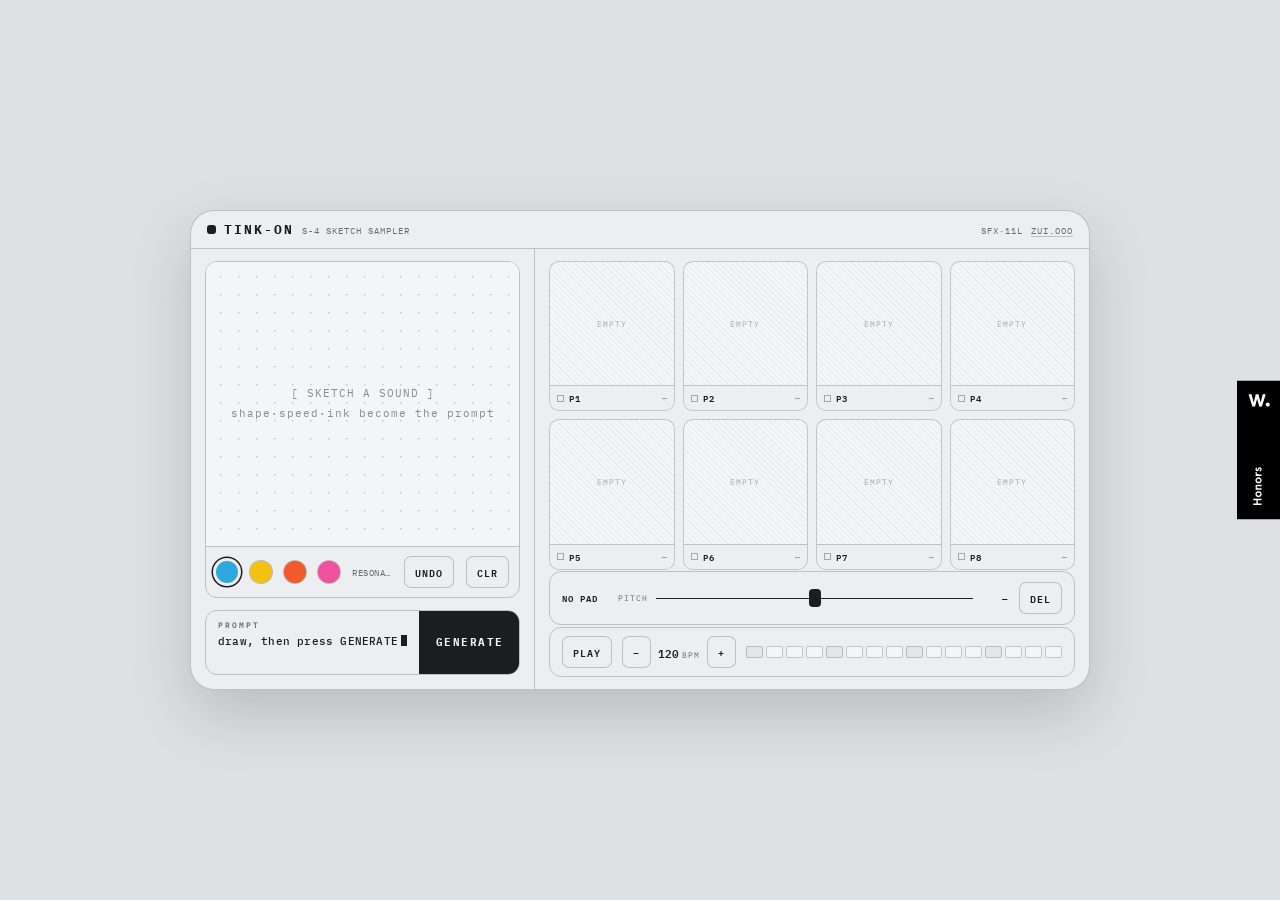
<file: index.html>
<!DOCTYPE html>
<html lang="en">
<head>
<meta charset="utf-8">
<meta name="viewport" content="width=device-width, initial-scale=1, viewport-fit=cover">
<title>Tink-on — S-4 Sketch Sampler</title>
<meta name="description" content="Sketch a sound. Ink color, stroke shape and speed become a synthesis prompt played on an eight-pad sampler.">
<link rel="icon" href="data:image/svg+xml,<svg xmlns='http://www.w3.org/2000/svg' viewBox='0 0 16 16'><rect width='16' height='16' rx='4' fill='%230D0D0D'/></svg>">
<link rel="preconnect" href="https://fonts.googleapis.com">
<link rel="preconnect" href="https://fonts.gstatic.com" crossorigin>
<link href="https://fonts.googleapis.com/css2?family=IBM+Plex+Mono:wght@400;500;600;700&display=swap" rel="stylesheet">
<link rel="stylesheet" href="styles.css">
</head>
<body>

<main class="device" id="device">

  <header class="masthead">
    <div class="masthead-dot"></div>
    <div class="masthead-name">TINK-ON</div>
    <div class="masthead-sub">S-4 SKETCH SAMPLER</div>
    <div class="masthead-tag">SFX·11L</div>
    <a class="masthead-link" href="https://zui.ooo" target="_blank" rel="noopener" aria-label="Made by Zui Chen, zui.ooo">ZUI.OOO</a>
  </header>

  <div class="layout">

    <section class="pane pane-sketch">
      <div class="paper-card">
        <div class="paper-wrap">
          <canvas id="paper"></canvas>
          <div class="paper-empty" id="paperEmpty">
            <div>[ SKETCH A SOUND ]<br>shape·speed·ink become the prompt</div>
          </div>
        </div>
        <div class="ink-row">
          <div class="ink-swatches" id="inkSwatches"></div>
          <div class="ink-hint" id="inkHint"></div>
          <button class="chip" id="undoBtn">UNDO</button>
          <button class="chip" id="clrBtn">CLR</button>
        </div>
      </div>

      <div class="prompt-row">
        <div class="prompt-lcd">
          <div class="prompt-label">PROMPT</div>
          <div class="prompt-text"><span id="lcdText"></span><span class="cursor"></span></div>
        </div>
        <button class="gen-btn" id="genBtn">GENERATE</button>
      </div>
    </section>

    <section class="pane pane-pads">
      <div class="pad-grid" id="padGrid"></div>

      <div class="control-strip">
        <div class="sel-name" id="selName">NO PAD</div>
        <div class="fader-group">
          <div class="fader-label">PITCH</div>
          <div class="fader" id="fader">
            <div class="fader-track"></div>
            <div class="fader-center"></div>
            <div class="fader-knob" id="faderKnob"></div>
          </div>
          <div class="fader-value" id="pitchLabel">—</div>
        </div>
        <button class="chip" id="delBtn">DEL</button>
      </div>

      <div class="transport">
        <button class="chip chip-toggle" id="playBtn">PLAY</button>
        <div class="bpm-group">
          <button class="chip" id="bpmDown">−</button>
          <div class="bpm-value"><span id="bpmValue">120</span><span class="bpm-unit">BPM</span></div>
          <button class="chip" id="bpmUp">+</button>
        </div>
        <div class="steps-bar" id="stepsBar"></div>
      </div>
    </section>

  </div>

</main>

<!-- Awwwards honoree ribbon (scaled to ~80% via viewBox; native art is 53×171) -->
<div id="awwwards" class="awwwards">
  <a href="https://www.awwwards.com/sites/tink-on" target="_blank" rel="noopener" aria-label="Awwwards Honorable Mention">
    <svg width="43" height="139" viewBox="0 0 53.08 171.358" aria-hidden="true">
      <path class="js-color-bg" fill="black" d="M0 0h53.08v171.358H0z"></path>
      <g class="js-color-text" fill="white">
        <path d="M20.047 153.665v-1.9h3.888v-4.093h-3.888v-1.9h10.231v1.9h-4.59v4.093h4.59v1.9zM29.898 142.236c-.331.565-.784.997-1.359 1.294s-1.222.446-1.944.446c-.721 0-1.369-.149-1.943-.446a3.316 3.316 0 0 1-1.36-1.294c-.331-.564-.497-1.232-.497-2.002s.166-1.438.497-2.002a3.316 3.316 0 0 1 1.36-1.294c.574-.297 1.223-.445 1.943-.445.723 0 1.369.148 1.944.445a3.307 3.307 0 0 1 1.359 1.294c.331.564.497 1.232.497 2.002s-.166 1.438-.497 2.002m-1.703-3.347c-.435-.33-.967-.496-1.601-.496-.633 0-1.166.166-1.601.496-.433.332-.649.78-.649 1.346 0 .564.217 1.013.649 1.345.435.331.968.497 1.601.497.634 0 1.166-.166 1.601-.497.435-.332.649-.78.649-1.345.001-.566-.214-1.014-.649-1.346M22.911 134.852v-1.813h1.186a3.335 3.335 0 0 1-.951-1.009 2.423 2.423 0 0 1-.352-1.271c0-.682.19-1.229.57-1.645.381-.413.932-.621 1.652-.621h5.262v1.812h-4.721c-.419 0-.727.096-.921.285-.195.19-.292.447-.292.769 0 .302.115.58.35.833.234.254.577.458 1.03.613.454.156.993.234 1.616.234h2.938v1.813h-7.367zM29.898 125.136a3.314 3.314 0 0 1-1.359 1.294c-.575.297-1.222.445-1.944.445-.721 0-1.369-.148-1.943-.445a3.322 3.322 0 0 1-1.36-1.294c-.331-.565-.497-1.232-.497-2.002 0-.771.166-1.438.497-2.003a3.313 3.313 0 0 1 1.36-1.293c.574-.297 1.223-.446 1.943-.446.723 0 1.369.149 1.944.446s1.028.728 1.359 1.293.497 1.232.497 2.003c.001.769-.166 1.436-.497 2.002m-1.703-3.347c-.435-.331-.967-.497-1.601-.497-.633 0-1.166.166-1.601.497-.433.331-.649.778-.649 1.345 0 .564.217 1.013.649 1.344.435.332.968.498 1.601.498.634 0 1.166-.166 1.601-.498.435-.331.649-.779.649-1.344.001-.567-.214-1.014-.649-1.345M22.911 117.75v-1.812h1.199c-.419-.265-.742-.586-.972-.966s-.345-.784-.345-1.213c0-.272.05-.569.146-.892l1.682.336a1.429 1.429 0 0 0-.205.76c0 .576.261 1.048.783 1.418.521.37 1.342.557 2.461.557h2.617v1.812h-7.366zM29.812 111.252c-.391.511-.857.851-1.403 1.016l-.776-1.446c.381-.138.68-.329.893-.577.215-.249.321-.544.321-.885a1.2 1.2 0 0 0-.168-.658c-.112-.175-.294-.263-.548-.263-.225 0-.406.105-.548.313-.142.21-.291.534-.446.973-.019.068-.058.17-.117.307-.224.565-.506 1.004-.848 1.315-.34.313-.779.467-1.314.467-.381 0-.727-.102-1.039-.306a2.185 2.185 0 0 1-.744-.84 2.554 2.554 0 0 1-.279-1.207c0-.497.105-.949.314-1.359.211-.408.506-.725.886-.949l.993 1.082c-.43.292-.644.686-.644 1.184a.84.84 0 0 0 .154.504.471.471 0 0 0 .401.212c.176 0 .338-.103.49-.307.15-.205.334-.604.547-1.199.205-.564.474-1.001.805-1.308.332-.308.756-.46 1.271-.46.721 0 1.299.229 1.732.687s.65 1.057.65 1.797c.001.759-.194 1.396-.583 1.907M35.481 17.006l-4.782 14.969h-3.266l-2.584-9.682-2.584 9.682h-3.268l-4.782-14.969h3.713l2.673 10.276 2.525-10.276h3.445l2.524 10.276 2.674-10.276zM37.978 27.163c1.426 0 2.496 1.068 2.496 2.495 0 1.425-1.07 2.495-2.496 2.495-1.425 0-2.494-1.07-2.494-2.495-.001-1.427 1.069-2.495 2.494-2.495"></path>
      </g>
    </svg>
  </a>
</div>

<script src="vendor/tone.js"></script>
<script src="app.js"></script>
</body>
</html>
</file>
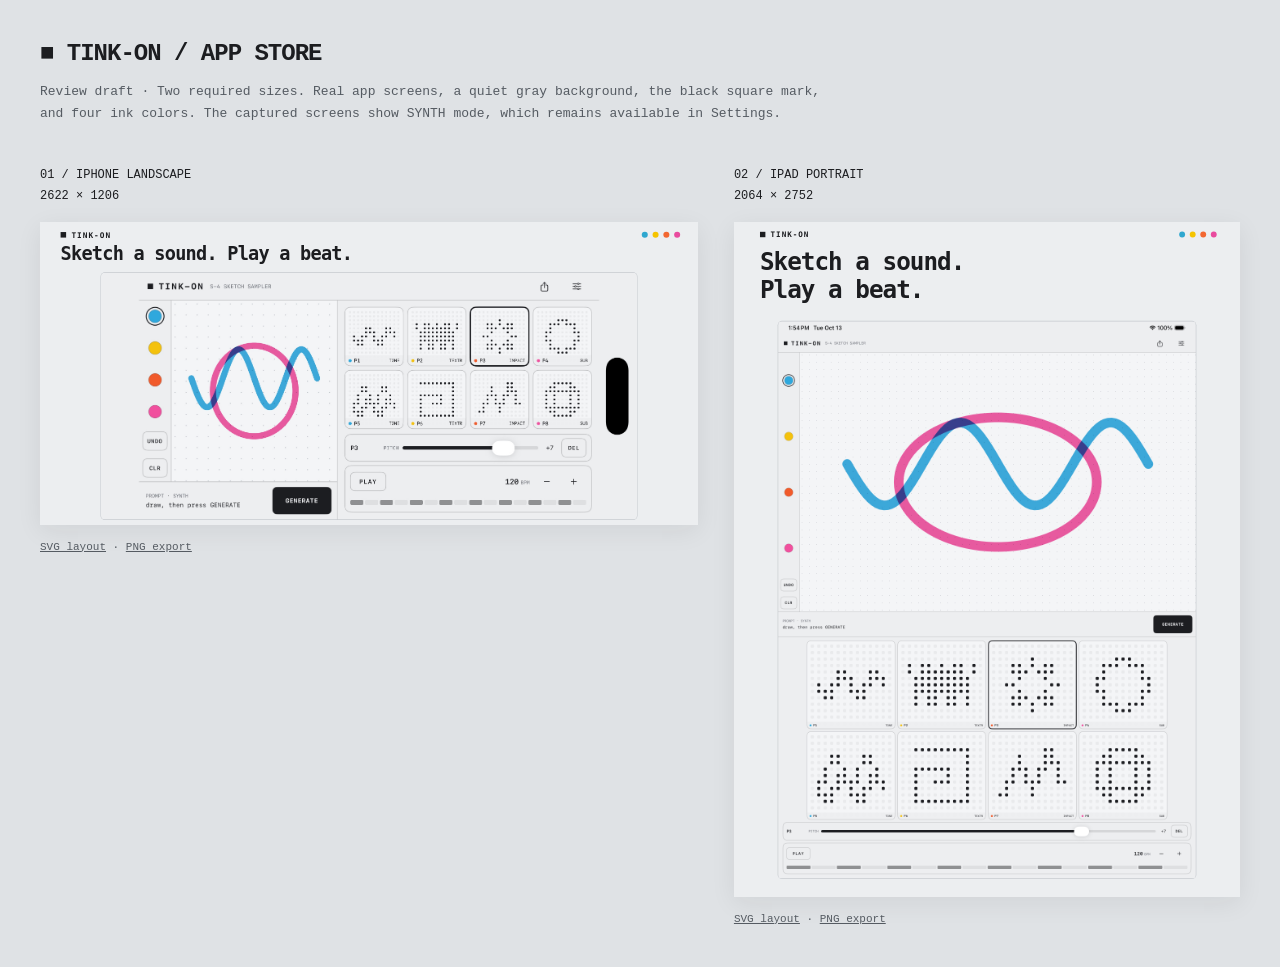
<file: ios/AppStoreRelease/figma-review/index.html>
<!doctype html>
<html lang="en">
<meta charset="utf-8">
<meta name="viewport" content="width=device-width, initial-scale=1">
<title>Tink-on — App Store screenshot review</title>
<style>
*{box-sizing:border-box}body{margin:0;padding:40px;background:#dfe2e5;color:#1c1d20;font-family:Menlo,monospace}header{max-width:1400px;margin:0 auto 40px}h1{font-size:24px;letter-spacing:-1px;margin:0 0 14px}p{font-size:13px;line-height:1.7;max-width:800px;color:#555b62}main{max-width:1400px;margin:auto;display:grid;grid-template-columns:1.3fr 1fr;gap:36px;align-items:start}figure{margin:0}figcaption{font-size:12px;margin-bottom:16px;line-height:1.7}img{width:100%;height:auto;display:block;box-shadow:0 6px 24px #1c1d2012}a{color:inherit}small{display:block;font-size:11px;margin-top:16px;color:#555b62}@media(max-width:900px){main{grid-template-columns:1fr}body{padding:24px}}
</style>
<header><h1>■ TINK-ON / APP STORE</h1><p>Review draft · Two required sizes. Real app screens, a quiet gray background, the black square mark, and four ink colors. The captured screens show SYNTH mode, which remains available in Settings.</p></header>
<main>
<figure><figcaption>01 / IPHONE LANDSCAPE<br>2622 × 1206</figcaption><img src="01-iphone-landscape.svg" alt="Tink-on iPhone screenshot layout"><small><a href="01-iphone-landscape.svg">SVG layout</a> · <a href="01-iphone-landscape.png">PNG export</a></small></figure>
<figure><figcaption>02 / IPAD PORTRAIT<br>2064 × 2752</figcaption><img src="02-ipad-portrait.svg" alt="Tink-on iPad screenshot layout"><small><a href="02-ipad-portrait.svg">SVG layout</a> · <a href="02-ipad-portrait.png">PNG export</a></small></figure>
</main>
</html>
</file>
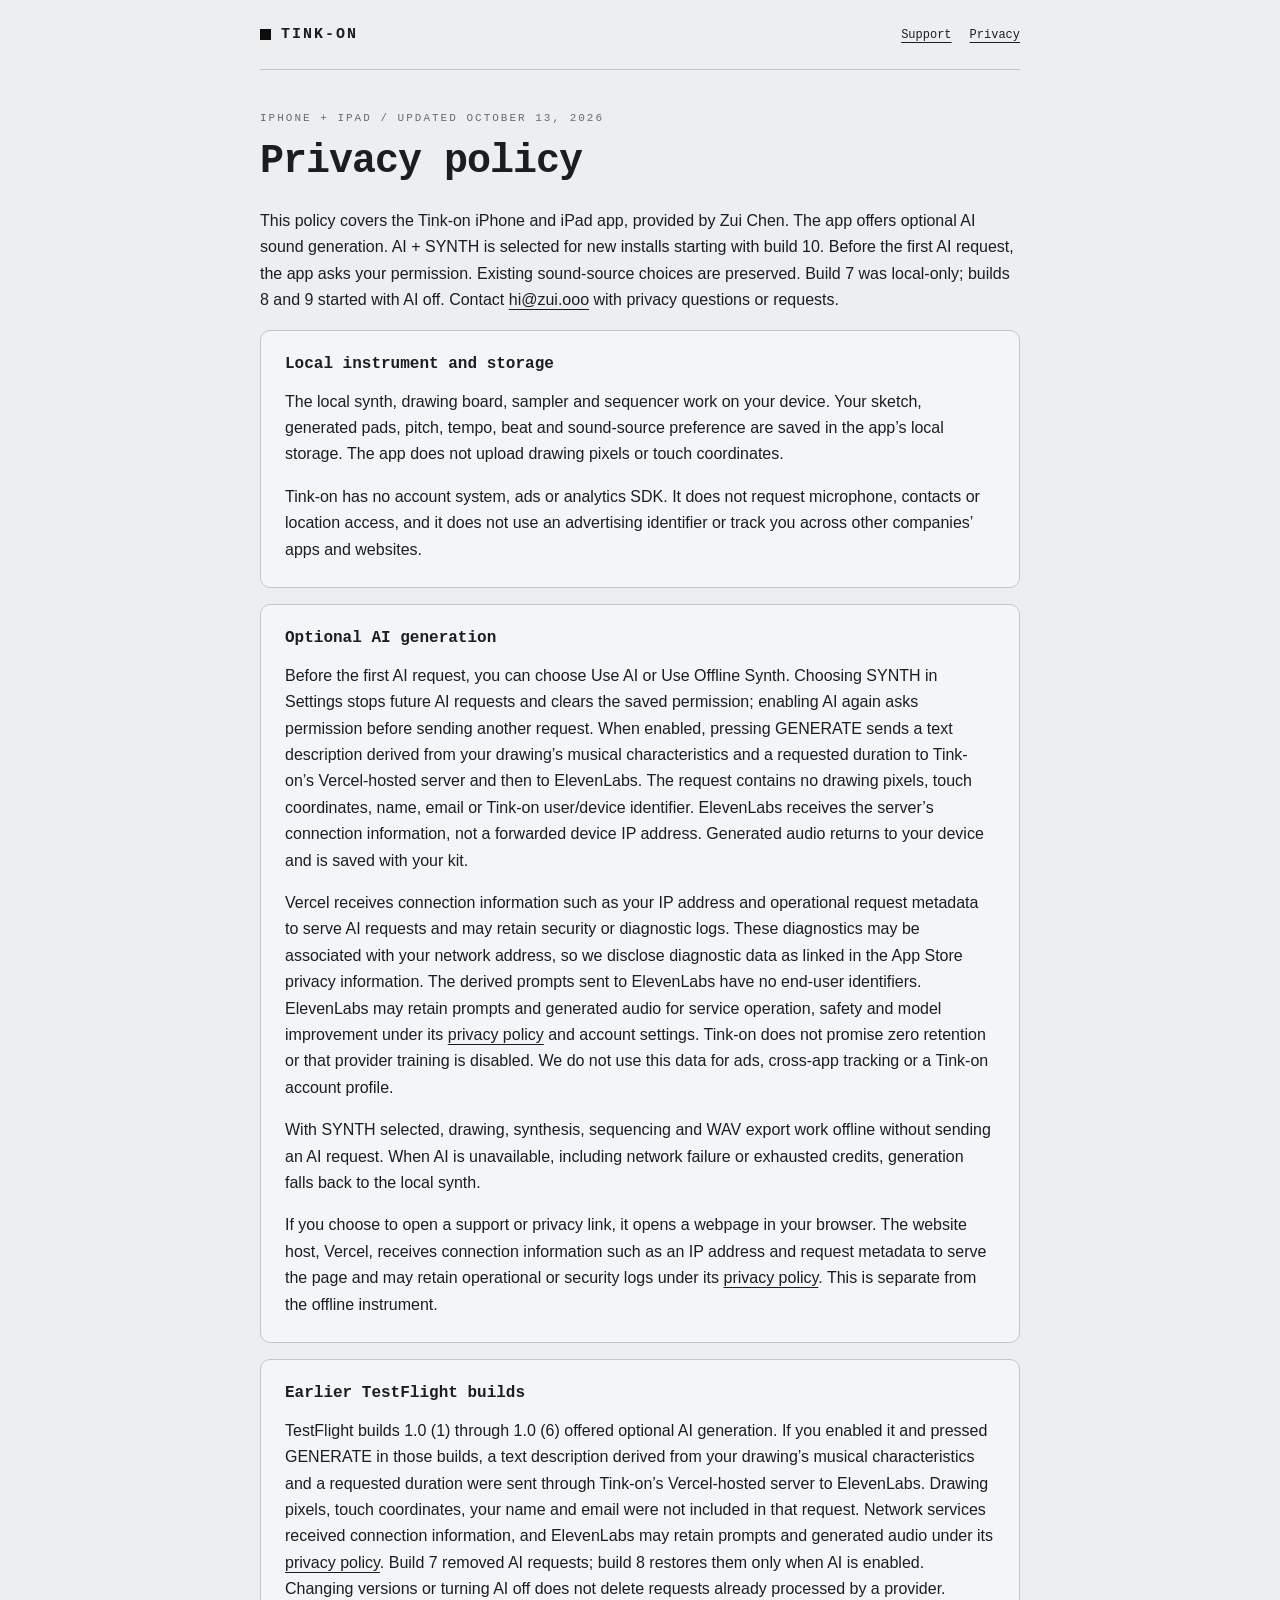
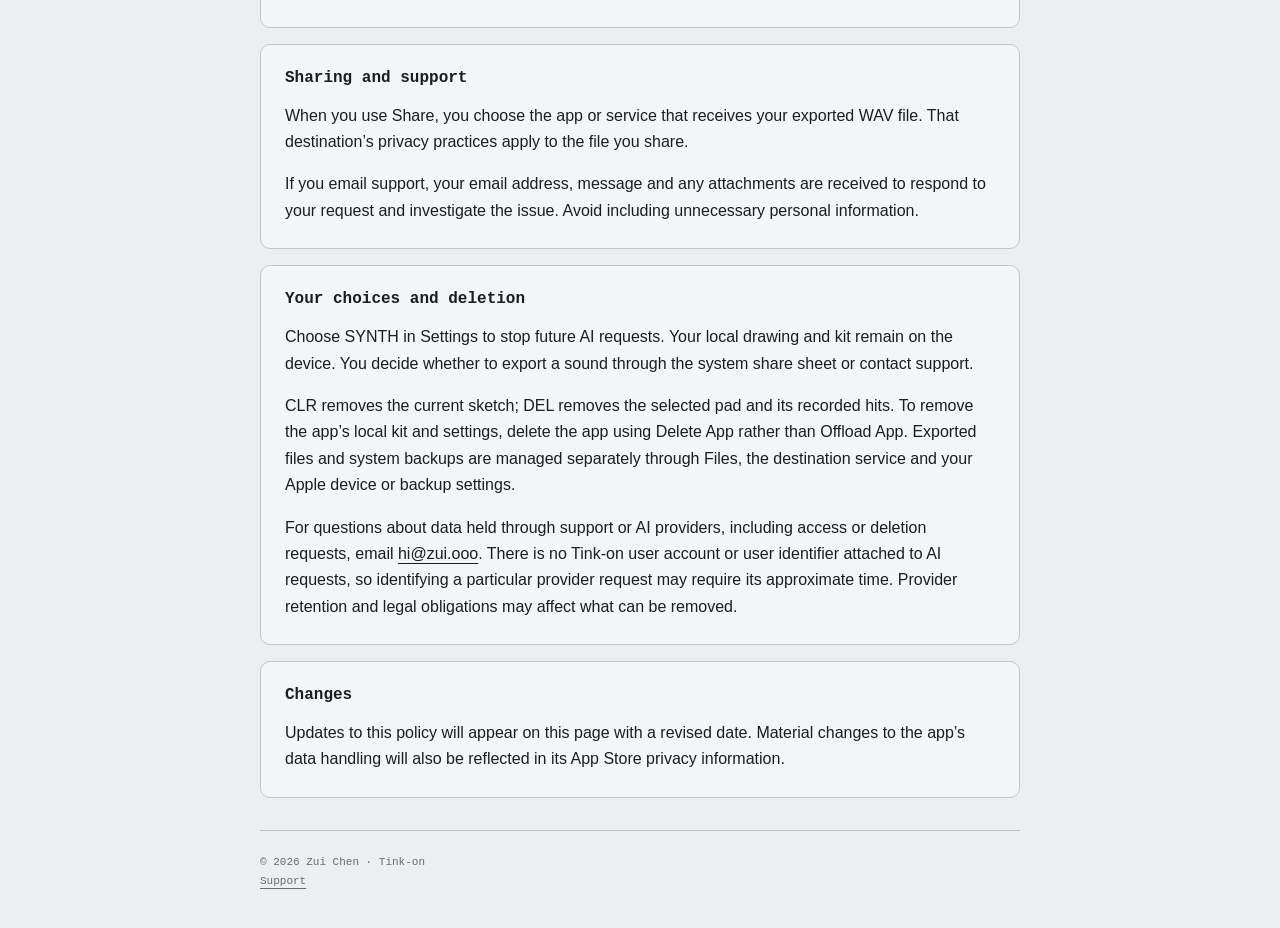
<file: privacy.html>
<!doctype html>
<html lang="en">
<head><meta charset="utf-8"><meta name="viewport" content="width=device-width, initial-scale=1"><title>Tink-on — Privacy</title><meta name="description" content="How the Tink-on iOS app handles your sketches, sounds and optional AI requests."><link rel="stylesheet" href="/info.css"></head>
<body>
<header><a class="brand" href="/">TINK-ON</a><nav aria-label="Information"><a href="/support.html">Support</a><a href="/privacy.html" aria-current="page">Privacy</a></nav></header>
<main><div class="eyebrow">iPhone + iPad / Updated October 13, 2026</div><h1>Privacy policy</h1><p>This policy covers the Tink-on iPhone and iPad app, provided by Zui Chen. The app offers optional AI sound generation. AI + SYNTH is selected for new installs starting with build 10. Before the first AI request, the app asks your permission. Existing sound-source choices are preserved. Build 7 was local-only; builds 8 and 9 started with AI off. Contact <a href="mailto:hi@zui.ooo">hi@zui.ooo</a> with privacy questions or requests.</p>
<section><h2>Local instrument and storage</h2><p>The local synth, drawing board, sampler and sequencer work on your device. Your sketch, generated pads, pitch, tempo, beat and sound-source preference are saved in the app’s local storage. The app does not upload drawing pixels or touch coordinates.</p><p>Tink-on has no account system, ads or analytics SDK. It does not request microphone, contacts or location access, and it does not use an advertising identifier or track you across other companies’ apps and websites.</p></section>
<section><h2>Optional AI generation</h2><p>Before the first AI request, you can choose Use AI or Use Offline Synth. Choosing SYNTH in Settings stops future AI requests and clears the saved permission; enabling AI again asks permission before sending another request. When enabled, pressing GENERATE sends a text description derived from your drawing’s musical characteristics and a requested duration to Tink-on’s Vercel-hosted server and then to ElevenLabs. The request contains no drawing pixels, touch coordinates, name, email or Tink-on user/device identifier. ElevenLabs receives the server’s connection information, not a forwarded device IP address. Generated audio returns to your device and is saved with your kit.</p><p>Vercel receives connection information such as your IP address and operational request metadata to serve AI requests and may retain security or diagnostic logs. These diagnostics may be associated with your network address, so we disclose diagnostic data as linked in the App Store privacy information. The derived prompts sent to ElevenLabs have no end-user identifiers. ElevenLabs may retain prompts and generated audio for service operation, safety and model improvement under its <a href="https://elevenlabs.io/privacy-policy">privacy policy</a> and account settings. Tink-on does not promise zero retention or that provider training is disabled. We do not use this data for ads, cross-app tracking or a Tink-on account profile.</p><p>With SYNTH selected, drawing, synthesis, sequencing and WAV export work offline without sending an AI request. When AI is unavailable, including network failure or exhausted credits, generation falls back to the local synth.</p><p>If you choose to open a support or privacy link, it opens a webpage in your browser. The website host, Vercel, receives connection information such as an IP address and request metadata to serve the page and may retain operational or security logs under its <a href="https://vercel.com/legal/privacy-policy">privacy policy</a>. This is separate from the offline instrument.</p></section>
<section><h2>Earlier TestFlight builds</h2><p>TestFlight builds 1.0 (1) through 1.0 (6) offered optional AI generation. If you enabled it and pressed GENERATE in those builds, a text description derived from your drawing’s musical characteristics and a requested duration were sent through Tink-on’s Vercel-hosted server to ElevenLabs. Drawing pixels, touch coordinates, your name and email were not included in that request. Network services received connection information, and ElevenLabs may retain prompts and generated audio under its <a href="https://elevenlabs.io/privacy-policy">privacy policy</a>. Build 7 removed AI requests; build 8 restores them only when AI is enabled. Changing versions or turning AI off does not delete requests already processed by a provider.</p></section>
<section><h2>Sharing and support</h2><p>When you use Share, you choose the app or service that receives your exported WAV file. That destination’s privacy practices apply to the file you share.</p><p>If you email support, your email address, message and any attachments are received to respond to your request and investigate the issue. Avoid including unnecessary personal information.</p></section>
<section><h2>Your choices and deletion</h2><p>Choose SYNTH in Settings to stop future AI requests. Your local drawing and kit remain on the device. You decide whether to export a sound through the system share sheet or contact support.</p><p>CLR removes the current sketch; DEL removes the selected pad and its recorded hits. To remove the app’s local kit and settings, delete the app using Delete App rather than Offload App. Exported files and system backups are managed separately through Files, the destination service and your Apple device or backup settings.</p><p>For questions about data held through support or AI providers, including access or deletion requests, email <a href="mailto:hi@zui.ooo">hi@zui.ooo</a>. There is no Tink-on user account or user identifier attached to AI requests, so identifying a particular provider request may require its approximate time. Provider retention and legal obligations may affect what can be removed.</p></section>
<section><h2>Changes</h2><p>Updates to this policy will appear on this page with a revised date. Material changes to the app’s data handling will also be reflected in its App Store privacy information.</p></section>
</main><footer>© 2026 Zui Chen · Tink-on<br><a href="/support.html">Support</a></footer>
</body></html>
</file>
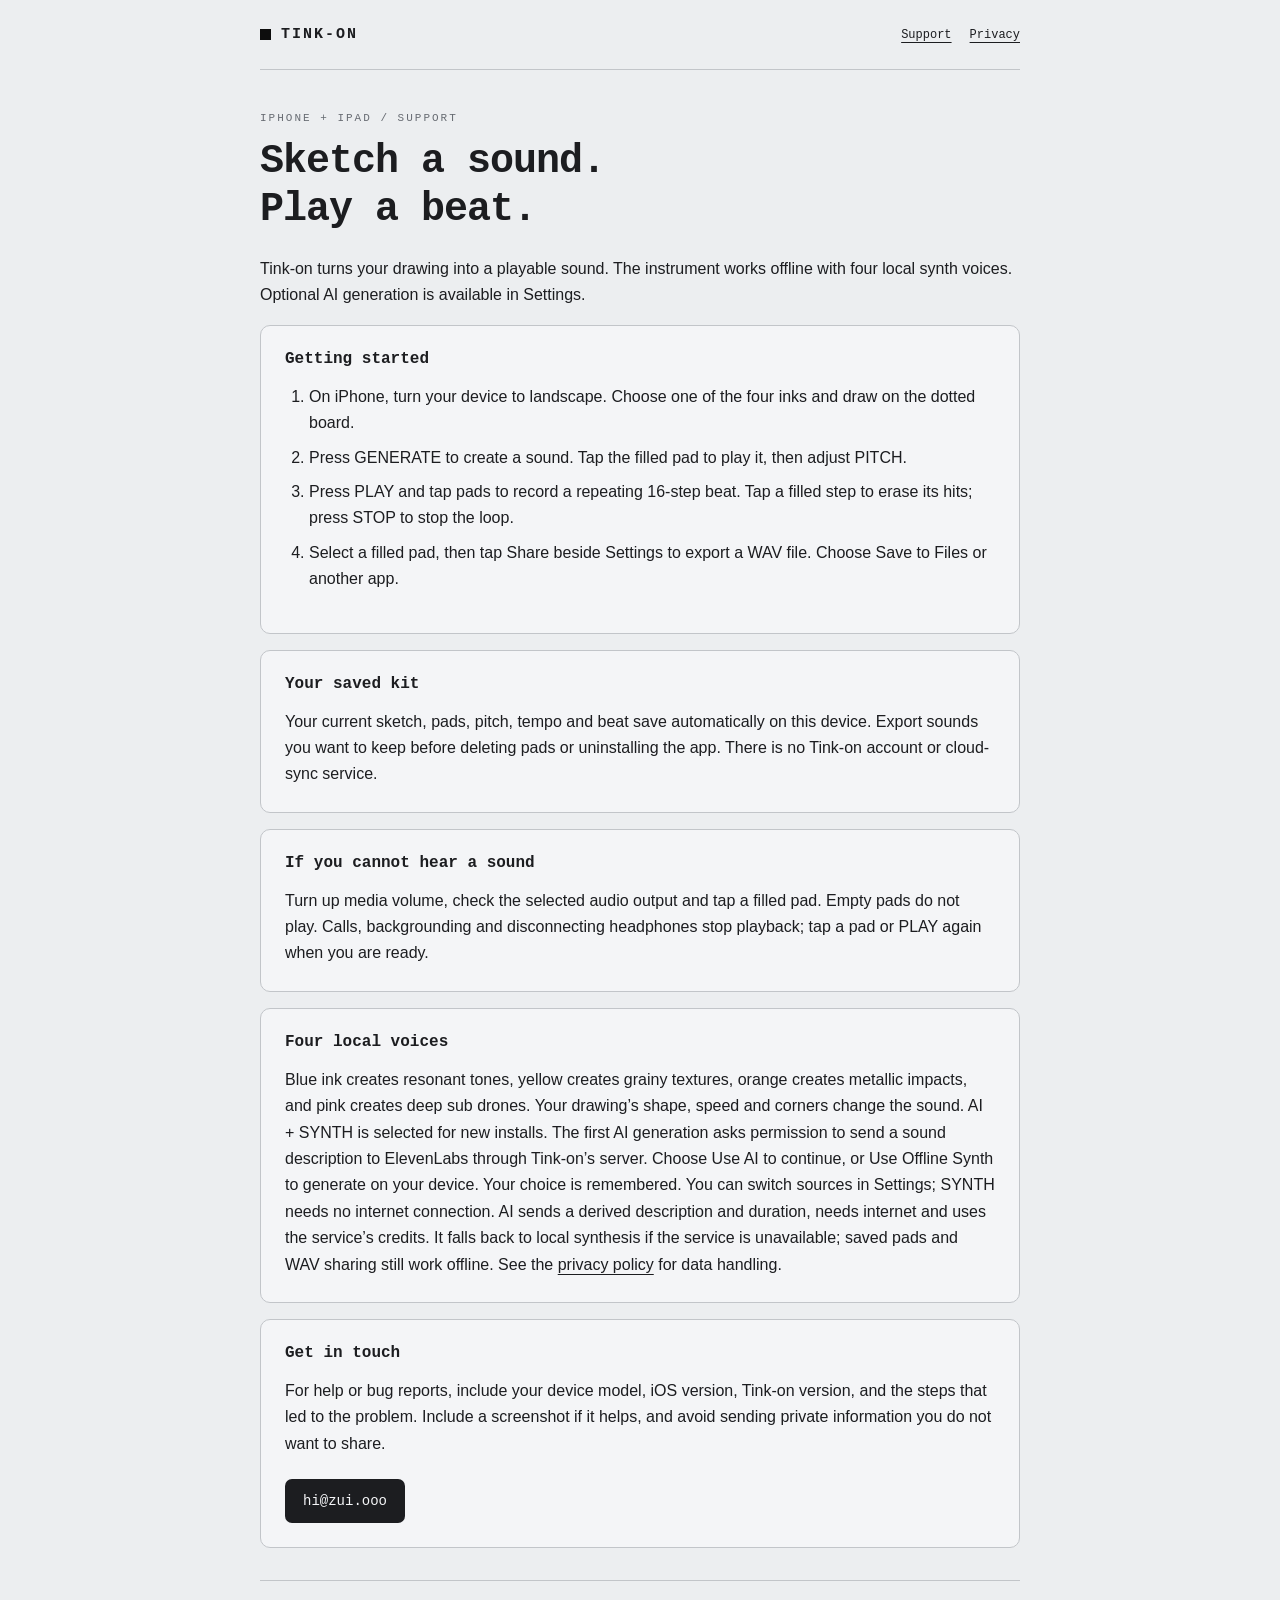
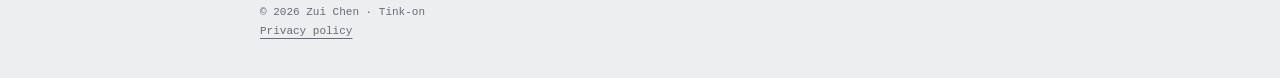
<file: support.html>
<!doctype html>
<html lang="en">
<head><meta charset="utf-8"><meta name="viewport" content="width=device-width, initial-scale=1"><title>Tink-on — Support</title><meta name="description" content="Help with Tink-on, the sketch-to-sound instrument for iPhone and iPad."><link rel="stylesheet" href="/info.css"></head>
<body>
<header><a class="brand" href="/">TINK-ON</a><nav aria-label="Information"><a href="/support.html" aria-current="page">Support</a><a href="/privacy.html">Privacy</a></nav></header>
<main><div class="eyebrow">iPhone + iPad / Support</div><h1>Sketch a sound.<br>Play a beat.</h1><p>Tink-on turns your drawing into a playable sound. The instrument works offline with four local synth voices. Optional AI generation is available in Settings.</p>
<section><h2>Getting started</h2><ol><li>On iPhone, turn your device to landscape. Choose one of the four inks and draw on the dotted board.</li><li>Press GENERATE to create a sound. Tap the filled pad to play it, then adjust PITCH.</li><li>Press PLAY and tap pads to record a repeating 16-step beat. Tap a filled step to erase its hits; press STOP to stop the loop.</li><li>Select a filled pad, then tap Share beside Settings to export a WAV file. Choose Save to Files or another app.</li></ol></section>
<section><h2>Your saved kit</h2><p>Your current sketch, pads, pitch, tempo and beat save automatically on this device. Export sounds you want to keep before deleting pads or uninstalling the app. There is no Tink-on account or cloud-sync service.</p></section>
<section><h2>If you cannot hear a sound</h2><p>Turn up media volume, check the selected audio output and tap a filled pad. Empty pads do not play. Calls, backgrounding and disconnecting headphones stop playback; tap a pad or PLAY again when you are ready.</p></section>
<section><h2>Four local voices</h2><p>Blue ink creates resonant tones, yellow creates grainy textures, orange creates metallic impacts, and pink creates deep sub drones. Your drawing’s shape, speed and corners change the sound. AI + SYNTH is selected for new installs. The first AI generation asks permission to send a sound description to ElevenLabs through Tink-on’s server. Choose Use AI to continue, or Use Offline Synth to generate on your device. Your choice is remembered. You can switch sources in Settings; SYNTH needs no internet connection. AI sends a derived description and duration, needs internet and uses the service’s credits. It falls back to local synthesis if the service is unavailable; saved pads and WAV sharing still work offline. See the <a href="/privacy.html">privacy policy</a> for data handling.</p></section>
<section><h2>Get in touch</h2><p>For help or bug reports, include your device model, iOS version, Tink-on version, and the steps that led to the problem. Include a screenshot if it helps, and avoid sending private information you do not want to share.</p><a class="contact" href="mailto:hi@zui.ooo?subject=Tink-on%20support">hi@zui.ooo</a></section>
</main><footer>© 2026 Zui Chen · Tink-on<br><a href="/privacy.html">Privacy policy</a></footer>
</body></html>
</file>
<file: styles.css>
:root {
  --ink: #1c1d20;
  --chassis: #eceef0;
  --paper: #f4f5f7;
  --paper-grid: #c4c8cf;
  --page: #dfe0e2;
  --muted: #676b72;
  --faint: #a3a7ae;
  --hairline: rgba(28, 29, 32, .22);
  --mono: 'IBM Plex Mono', ui-monospace, monospace;
}

* { box-sizing: border-box; }

html, body {
  margin: 0;
  height: 100%;
}

body {
  background: var(--page);
  font-family: var(--mono);
  color: var(--ink);
  user-select: none;
  -webkit-user-select: none;
  display: flex;
  align-items: center;
  justify-content: center;
}

@keyframes einkflash { 0%, 55% { filter: invert(1); } 100% { filter: invert(0); } }
@keyframes blinkcur { 0%, 49% { opacity: 1; } 50%, 100% { opacity: 0; } }

/* ---- device shell: landscape shape, played sideways on a phone ---- */

.device {
  display: flex;
  flex-direction: column;
  width: 100%;
  height: 100%;
  max-width: 900px;
  max-height: 480px;
  background: var(--chassis);
  overflow: hidden;
}

@media (min-width: 900px) {
  .device {
    height: min(480px, calc(100vh - 48px));
    border: 1px solid var(--hairline);
    border-radius: 24px;
    box-shadow: 0 24px 60px rgba(28, 29, 32, .18);
  }
}

.device.flash { animation: einkflash .35s step-end; }

/* ---- masthead ---- */

.masthead {
  flex: none;
  display: flex;
  align-items: baseline;
  gap: 8px;
  padding: 10px 16px;
  border-bottom: 1px solid var(--hairline);
}
.masthead-dot { width: 9px; height: 9px; background: var(--ink); border-radius: 3px; align-self: center; }
.masthead-name { font: 700 13px var(--mono); letter-spacing: 2px; }
.masthead-sub { font: 400 9px var(--mono); letter-spacing: 1px; color: var(--muted); }
.masthead-tag { margin-left: auto; font: 400 9px var(--mono); letter-spacing: 1px; color: var(--muted); }
.masthead-link { font: 400 9px var(--mono); letter-spacing: 1px; color: var(--muted); text-decoration: none; border-bottom: 1px solid var(--hairline); }
.masthead-link:hover, .masthead-link:focus-visible { color: var(--ink); border-color: var(--ink); }

/* ---- two-pane layout ---- */

.layout {
  flex: 1;
  min-height: 0;
  display: flex;
  flex-direction: row;
}
.pane {
  flex: 1;
  min-width: 0;
  min-height: 0;
  overflow-y: auto;
  -webkit-overflow-scrolling: touch;
}
/* Left pane: a square sketch board that flexes to fill the column height,
   with the prompt row pinned below it. */
.pane-sketch {
  flex: 0.62;
  border-right: 1px solid var(--hairline);
  display: flex;
  flex-direction: column;
}
/* Right pane: pads, then the pad controls, then the one-line transport,
   spread to fill the column height. */
.pane-pads {
  flex: 1;
  display: flex;
  flex-direction: column;
  justify-content: space-between;
}

/* ---- paper ---- */

.paper-card {
  flex: 1;
  min-height: 0;
  display: flex;
  flex-direction: column;
  margin: 12px 14px 0;
  border: 1px solid var(--hairline);
  border-radius: 12px;
  overflow: hidden;
}
.paper-wrap {
  position: relative;
  flex: 1;
  min-height: 0;
}
#paper {
  display: block;
  width: 100%;
  height: 100%;
  background: var(--paper);
  touch-action: none;
  cursor: crosshair;
}
.paper-empty {
  position: absolute;
  inset: 0;
  display: flex;
  align-items: center;
  justify-content: center;
  pointer-events: none;
}
.paper-empty > div {
  font: 400 10.5px var(--mono);
  color: #878b93;
  letter-spacing: 1px;
  text-align: center;
  line-height: 1.9;
}
.paper-empty.hidden { display: none; }

.ink-row {
  display: flex;
  align-items: center;
  gap: 12px;
  padding: 9px 10px;
  border-top: 1px solid var(--hairline);
}
.ink-swatches { display: flex; gap: 12px; }
.ink-swatch {
  width: 22px;
  height: 22px;
  border-radius: 50%;
  cursor: pointer;
  flex: none;
  box-shadow: 0 0 0 1px rgba(28, 29, 32, .25);
}
.ink-swatch.selected { box-shadow: 0 0 0 3px var(--chassis), 0 0 0 4.5px var(--ink); }
.ink-hint {
  flex: 1;
  font: 400 8.5px var(--mono);
  color: var(--muted);
  letter-spacing: .5px;
  min-width: 0;
  overflow: hidden;
  text-overflow: ellipsis;
  white-space: nowrap;
}

/* ---- chips (UNDO / CLR / AI / DEL / PLAY) ---- */

.chip {
  font: 600 10px var(--mono);
  letter-spacing: 1px;
  padding: 6px 10px;
  border: 1px solid var(--hairline);
  border-radius: 7px;
  cursor: pointer;
  background: var(--chassis);
  color: var(--ink);
  flex: none;
}
.chip:active { background: var(--ink); color: var(--chassis); }
.chip-toggle.on { background: var(--ink); color: var(--chassis); }

/* ---- prompt row ---- */

.prompt-row {
  display: flex;
  margin: 12px 14px 14px;
  border: 1px solid var(--hairline);
  border-radius: 12px;
  overflow: hidden;
}
.prompt-lcd { flex: 1; padding: 8px 12px; overflow: hidden; }
.prompt-label {
  font: 600 8px var(--mono);
  color: var(--muted);
  letter-spacing: 2px;
  margin-bottom: 3px;
}
.prompt-text {
  font: 500 10.5px var(--mono);
  letter-spacing: .2px;
  line-height: 1.5;
  min-height: 32px;
}
.cursor {
  display: inline-block;
  width: 6px;
  height: 11px;
  background: var(--ink);
  margin-left: 3px;
  vertical-align: -1px;
  animation: blinkcur 1s step-end infinite;
}
.gen-btn {
  flex: none;
  width: 100px;
  display: flex;
  align-items: center;
  justify-content: center;
  background: var(--ink);
  color: var(--chassis);
  border: none;
  border-left: 1px solid var(--hairline);
  border-radius: 0;
  cursor: pointer;
  font: 700 11px var(--mono);
  letter-spacing: 1.5px;
  text-align: center;
  line-height: 1.5;
}
.gen-btn:active { opacity: .75; }
.gen-btn.waiting { background: var(--chassis); color: var(--ink); }

/* ---- pads ---- */

.pad-grid {
  display: grid;
  grid-template-columns: repeat(4, 1fr);
  gap: 8px;
  margin: 12px 14px 0;
}
/* On a short landscape phone the column is proportionally wider, so narrow the
   sketch pane (keeps the square's mat small) and cap the pad size so the whole
   right column (8 pads + pitch + transport) still fits without scrolling. */
@media (max-height: 440px), (orientation: portrait) and (max-width: 440px) {
  .pane-sketch { flex: 0.4; }
  .pad-grid { justify-items: center; }
  .pad { width: min(100%, 84px); }
  /* the narrowed ink row needs tighter swatches and no hint to fit UNDO/CLR */
  .ink-row { gap: 6px; padding: 9px 7px; }
  .ink-swatches { gap: 7px; }
  .ink-swatch { width: 18px; height: 18px; }
  .ink-hint { display: none; }
}
.pad {
  position: relative;
  display: flex;
  flex-direction: column;
  background: var(--paper);
  border: 1px solid var(--hairline);
  border-radius: 10px;
  overflow: hidden;
  cursor: pointer;
  min-width: 0;
}
.pad:active { filter: invert(1); }
.pad.selected { border: 2px solid var(--ink); }
.pad.playing { animation: einkflash .3s step-end; }
.pad-board {
  position: relative;
  width: 100%;
  aspect-ratio: 1;
}
.pad-thumb {
  position: absolute;
  inset: 0;
  width: 100%;
  height: 100%;
  object-fit: contain;
  display: none;
}
.pad-blank {
  position: absolute;
  inset: 0;
  display: flex;
  align-items: center;
  justify-content: center;
  font: 400 8px var(--mono);
  color: var(--faint);
  letter-spacing: 1px;
  background: repeating-linear-gradient(45deg, transparent 0 3px, rgba(28, 29, 32, .05) 3px 4px);
}
.pad.filled .pad-thumb { display: block; }
.pad.filled .pad-blank { display: none; }
.pad-strip {
  display: flex;
  align-items: center;
  gap: 5px;
  padding: 4px 7px;
  border-top: 1px solid var(--hairline);
  background: var(--chassis);
  color: var(--ink);
}
.pad.selected .pad-strip { border-top: 2px solid var(--ink); }
.pad-led {
  width: 7px;
  height: 7px;
  background: transparent;
  border: 1px solid var(--faint);
}
.pad-label { font: 600 9px var(--mono); letter-spacing: 1px; }
.pad-tag { margin-left: auto; font: 400 8px var(--mono); opacity: .65; }

/* ---- control strip ---- */

.control-strip {
  display: flex;
  align-items: center;
  gap: 12px;
  margin: 0 14px;
  padding: 10px 12px;
  border: 1px solid var(--hairline);
  border-radius: 12px;
}
.sel-name {
  font: 600 9px var(--mono);
  letter-spacing: 1px;
  flex: none;
  min-width: 44px;
}
.fader-group { display: flex; align-items: center; gap: 8px; flex: 1; min-width: 0; }
.fader-label { font: 400 8px var(--mono); color: var(--muted); letter-spacing: 1px; }
.fader {
  flex: 1;
  position: relative;
  height: 26px;
  display: flex;
  align-items: center;
  touch-action: none;
  cursor: ew-resize;
}
.fader-track { width: 100%; height: 1.5px; background: var(--ink); }
.fader-center { position: absolute; left: 50%; top: 6px; bottom: 6px; width: 1.5px; background: var(--ink); }
.fader-knob {
  position: absolute;
  left: 50%;
  top: 4px;
  width: 12px;
  height: 18px;
  margin-left: -6px;
  background: var(--ink);
  border-radius: 4px;
  pointer-events: none;
}
.fader-value { font: 600 9px var(--mono); width: 26px; text-align: right; flex: none; }

/* ---- transport (one-line tempo / step indicator) ---- */

.transport {
  flex: none;
  display: flex;
  align-items: center;
  gap: 10px;
  margin: 0 14px 12px;
  padding: 8px 12px;
  border: 1px solid var(--hairline);
  border-radius: 12px;
}
.bpm-group {
  display: flex;
  align-items: center;
  gap: 6px;
  flex: none;
}
.bpm-value {
  display: flex;
  align-items: baseline;
  gap: 3px;
  justify-content: center;
  min-width: 44px;
  font: 600 11px var(--mono);
}
.bpm-unit {
  font: 400 8px var(--mono);
  color: var(--muted);
  letter-spacing: 1px;
}
.steps-bar {
  flex: 1;
  min-width: 0;
  display: grid;
  grid-template-columns: repeat(16, 1fr);
  gap: 3px;
  align-items: center;
}
.step-tick {
  height: 12px;
  min-width: 0;
  background: var(--paper);
  border: 1px solid var(--hairline);
  border-radius: 2px;
  cursor: pointer;
}
.step-tick.step-beat { background: #e4e6e9; }
.step-tick.hit { background: #b3b8bf; border-color: #9aa0a8; }
.step-tick.current { background: var(--ink); border-color: var(--ink); }

/* ---- phone landscape: three columns, nothing overflows ----

   The panes become `display: contents` so their children drop straight into
   one grid: sketch | prompt+controls | pads. The DOM (and the desktop
   layout above) is untouched.

   The device is sized in dvh and pinned sticky under a chrome-height spacer,
   so one upward flick collapses the browser bars and the app snaps to fill
   the screen. */

/* The stage's own width and height. On a landscape phone they are the
   viewport's; on an upright phone, where the whole device is turned a quarter
   turn (see the end of the file), they are the viewport's swapped. Every
   size in this block that used to read vw or vh reads these instead. */
@media (orientation: landscape) and (max-height: 560px), (orientation: portrait) and (max-width: 899px) {
  :root { --sw: 100vw; --sh: 100dvh; }

  html {
    height: auto;
    overscroll-behavior-y: none;
  }
  body {
    display: block;
    height: auto;
    min-height: 100svh;
  }
  /* Real scroll room below the app: Safari only collapses its chrome once
     there is a decent amount to scroll, and it stays collapsed only if the
     page doesn't spring back. So: a generous spacer, no scroll-snap (snapping
     pulled the page straight back to the top and the bars returned), and a
     sticky device that stays pinned full-screen the whole way down. */
  body::after {
    content: '';
    display: block;
    height: 60vh;
  }
  /* Keep the chassis clear of the rounded display corners and the home
     indicator — edge-to-edge content gets clipped at the corners otherwise.
     env() covers notched devices; the floor covers the rest. */
  .device {
    position: sticky;
    top: 0;
    height: var(--sh);
    max-width: none;
    max-height: none;
    padding-left: max(7px, env(safe-area-inset-left));
    padding-right: max(7px, env(safe-area-inset-right));
    padding-bottom: max(5px, env(safe-area-inset-bottom));
  }

  .masthead { padding: 6px 6px; gap: 6px; }
  .masthead-sub { display: none; }

  .layout {
    display: grid;
    grid-template-columns: auto minmax(180px, 1fr) auto;
    /* the prompt card takes the slack; transport and pitch are content-sized
       so they can never outgrow their boxes on a short viewport */
    grid-template-rows: minmax(0, 1fr) auto auto;
    gap: 8px;
    padding: 8px 0 0;
    /* the sketch and pad columns measure themselves against this box */
    container-type: size;
  }
  .pane { display: contents; }

  /* column 1 — a true square sketch board, ink controls in a rail beside it.
     The board is sized off the column height, so the column shrink-wraps to
     square + rail and stands exactly as tall as the other two. */
  .paper-card {
    grid-column: 1;
    grid-row: 1 / -1;
    margin: 0;
    flex-direction: row;
  }
  /* The board's side is an explicit width, never one inferred from the height
     via aspect-ratio: a grid track can't hand an intrinsic width back to the
     item that's supposed to define it, and engines disagree about what to do
     with that. The vw cap guarantees the three columns always fit. */
  .paper-wrap { flex: none; height: 100%; width: calc(.38 * var(--sw)); aspect-ratio: auto; }
  @supports (height: 1cqh) {
    .paper-wrap { width: min(calc(100cqh - 2px), calc(.42 * var(--sw))); }
  }
  /* fixed rail — wide enough for UNDO/CLR in any fallback font, no wider */
  .ink-row {
    flex: none;
    width: 44px;
    flex-direction: column;
    align-items: stretch;
    gap: 9px;
    padding: 8px 5px;
    border-top: none;
    border-left: 1px solid var(--hairline);
  }
  .ink-swatches { flex-direction: column; gap: 9px; align-items: center; }
  .ink-swatch { width: 20px; height: 20px; }
  .ink-hint { display: none; }
  /* inks at the top of the rail, UNDO/CLR anchored to the bottom */
  .ink-row .chip { padding: 5px 2px; font-size: 8px; letter-spacing: .5px; text-align: center; }
  #undoBtn { margin-top: auto; }

  /* column 2 — prompt with GENERATE beneath it, transport on the bottom row */
  .prompt-row {
    grid-column: 2;
    grid-row: 1;
    margin: 0;
    flex-direction: column;
    min-height: 0;
  }
  /* the readout takes whatever height the column has spare; GENERATE keeps
     its own size at the bottom of the card */
  .prompt-lcd { flex: 1; min-height: 36px; overflow-y: auto; }
  .gen-btn {
    flex: none;
    width: 100%;
    padding: 13px 0;
    border-left: none;
    border-top: 1px solid var(--hairline);
  }
  /* Transport as an explicit two-row grid rather than a wrapping flex row:
     PLAY and the tempo group share the top row and stretch across it, the
     sixteen steps sit on the row below. Wrapping was reflowing PLAY onto its
     own line on narrow columns and spilling the steps out of the box. */
  .transport {
    display: grid;
    grid-template-columns: minmax(0, 1fr) minmax(0, 1.5fr);
    align-items: center;
    grid-column: 2;
    grid-row: 2;
    margin: 0;
    gap: 8px;
    padding: 9px 10px;
  }
  .transport > .chip { grid-column: 1; padding: 9px 4px; text-align: center; }
  .bpm-group { grid-column: 2; justify-content: space-between; gap: 4px; }
  .bpm-group .chip { flex: none; padding: 9px 8px; }
  .bpm-value { flex: 1; min-width: 38px; }
  /* small squares — the column width sets the size, the ratio keeps them square */
  .steps-bar { grid-column: 1 / -1; gap: 2px; }
  .step-tick { height: auto; aspect-ratio: 1; border-radius: 2px; }

  /* column 3 — the eight pads, full height.

     The column is as wide as the height allows rather than a share of the
     width: the vertical room the four pad rows get decides the board size,
     and the column is two of those across. That keeps every board exactly
     square, so pad art fills it instead of being letterboxed. */
  .pad-grid {
    --pad-gap: 6px;
    /* row area = 100cqh − pad gaps − pad borders */
    --pad-w: calc((100cqh - 18px - 8px) / 4);
    grid-column: 3;
    grid-row: 1 / -1;
    margin: 0;
    min-height: 0;
    width: calc(.2 * var(--sw));
    grid-template-columns: repeat(2, minmax(0, 1fr));
    grid-template-rows: repeat(4, auto);
    gap: var(--pad-gap);
    align-content: center;
    justify-items: stretch;
  }
  @supports (height: 1cqh) {
    .pad-grid { width: min(calc(2 * var(--pad-w) + var(--pad-gap)), calc(.24 * var(--sw))); }
  }
  .pad { width: auto; min-height: 0; border-radius: 8px; }
  .pad-board { aspect-ratio: 1; flex: none; }
  /* the label rides on the board instead of sitting under it — a strip of its
     own would cost a sixth of every board's height, and the boards only have
     a quarter of the column to share */
  .pad-strip {
    position: absolute;
    left: 0;
    right: 0;
    bottom: 0;
    gap: 3px;
    height: 13px;
    padding: 0 4px;
    background: rgba(236, 238, 240, .88);
  }
  .pad-led { width: 5px; height: 5px; }
  .pad-label { font-size: 7.5px; letter-spacing: .5px; }
  .pad-tag { font-size: 7px; }
  /* selection as an inset ring, so a selected pad doesn't grow 2px and shove
     the column out of its exact fit */
  .pad.selected { border-width: 1px; box-shadow: inset 0 0 0 2px var(--ink); }
  .pad.selected .pad-strip { border-top-width: 1px; }

  /* pitch strip, on the bottom row under the transport */
  .control-strip {
    grid-column: 2;
    grid-row: 3;
    margin: 0;
    gap: 8px;
    padding: 5px 10px;
  }
  .sel-name {
    min-width: 0;
    font-size: 8px;
    overflow: hidden;
    white-space: nowrap;
    text-overflow: ellipsis;
  }
  .control-strip .chip { padding: 5px 8px; font-size: 8px; }
  .fader-label { display: none; }
  .fader { height: 22px; }
  .fader-value { width: 20px; font-size: 8px; }
}

/* ---- an upright phone: the whole device turned a quarter turn ----
   Tink-on is landscape-shaped. Rather than ask for a rotation, the device is
   drawn sideways across an upright phone as one piece, whatever the rotation
   lock says: turned clockwise, so the phone's top is the device's left. The
   stage is the viewport with its sides swapped, and the safe areas follow the
   turn — the notch is now on the left, the home indicator on the right. */
@media (orientation: portrait) and (max-width: 899px) {
  :root { --sw: 100dvh; --sh: 100vw; }
  html, body { height: 100%; overflow: hidden; }
  body { display: block; min-height: 0; }
  body::after { display: none; }
  .device {
    position: fixed;
    top: 0;
    left: 0;
    width: var(--sw);
    height: var(--sh);
    transform: rotate(90deg) translateY(-100%);
    transform-origin: top left;
    padding-left: max(7px, env(safe-area-inset-top));
    padding-right: max(7px, env(safe-area-inset-bottom));
    padding-bottom: max(5px, env(safe-area-inset-left));
    padding-top: max(0px, env(safe-area-inset-right));
  }
  /* The ribbon stays as it is: at the phone's right edge it hangs on the
     turned device's top edge, and its lettering already runs the way the
     turned device's does. */
}

/* Awwwards honoree ribbon — pinned to the right edge, vertically centred.
   Sized in the SVG's width/height attributes (43×139, about 80% of the
   official 53×171 art); the viewBox keeps the artwork proportional. */
.awwwards {
  position: fixed;
  top: 50%;
  right: 0;
  transform: translateY(-50%);
  z-index: 999;
  line-height: 0;
}
.awwwards svg { display: block; }
</file>
<file: info.css>
:root { color-scheme: light; font-family: ui-monospace, SFMono-Regular, Menlo, Consolas, monospace; color: #1c1d20; background: #eceef0; }
* { box-sizing: border-box; }
body { margin: 0; }
header, main, footer { width: min(100% - 40px, 760px); margin-inline: auto; }
header { display: flex; align-items: center; flex-wrap: wrap; gap: 14px; padding-block: 26px; border-bottom: 1px solid #c2c5c9; }
.brand { display: inline-flex; align-items: center; gap: 10px; font-size: 15px; font-weight: 700; letter-spacing: 2px; text-decoration: none; }
.brand::before { content: ''; width: 11px; height: 11px; background: #0d0d0d; }
nav { display: flex; gap: 18px; margin-left: auto; font-size: 12px; }
a { color: inherit; text-underline-offset: 4px; }
a:focus-visible { outline: 2px solid #1c1d20; outline-offset: 5px; }
main { padding-block: 42px 32px; }
.eyebrow { text-transform: uppercase; letter-spacing: 2px; color: #676b72; font-size: 11px; }
h1 { font-size: clamp(28px, 6vw, 40px); line-height: 1.2; letter-spacing: -1px; margin: 14px 0 22px; }
h2 { font-size: 16px; margin: 0 0 14px; }
p, li { font-family: -apple-system, BlinkMacSystemFont, 'Segoe UI', sans-serif; font-size: 16px; line-height: 1.65; }
section { margin-top: 16px; padding: 24px; background: #f4f5f7; border: 1px solid #c2c5c9; border-radius: 10px; }
section p:last-child { margin-bottom: 0; }
ul, ol { padding-left: 24px; }
li + li { margin-top: 8px; }
.contact { display: inline-flex; padding: 14px 18px; margin-top: 6px; background: #1c1d20; color: #f4f5f7; border-radius: 7px; font-size: 14px; text-decoration: none; }
footer { padding-block: 22px 30px; border-top: 1px solid #c2c5c9; font-size: 11px; color: #676b72; line-height: 1.7; }
@media (max-width: 420px) { header, main, footer { width: calc(100% - 28px); } section { padding: 19px; } }
</file>
